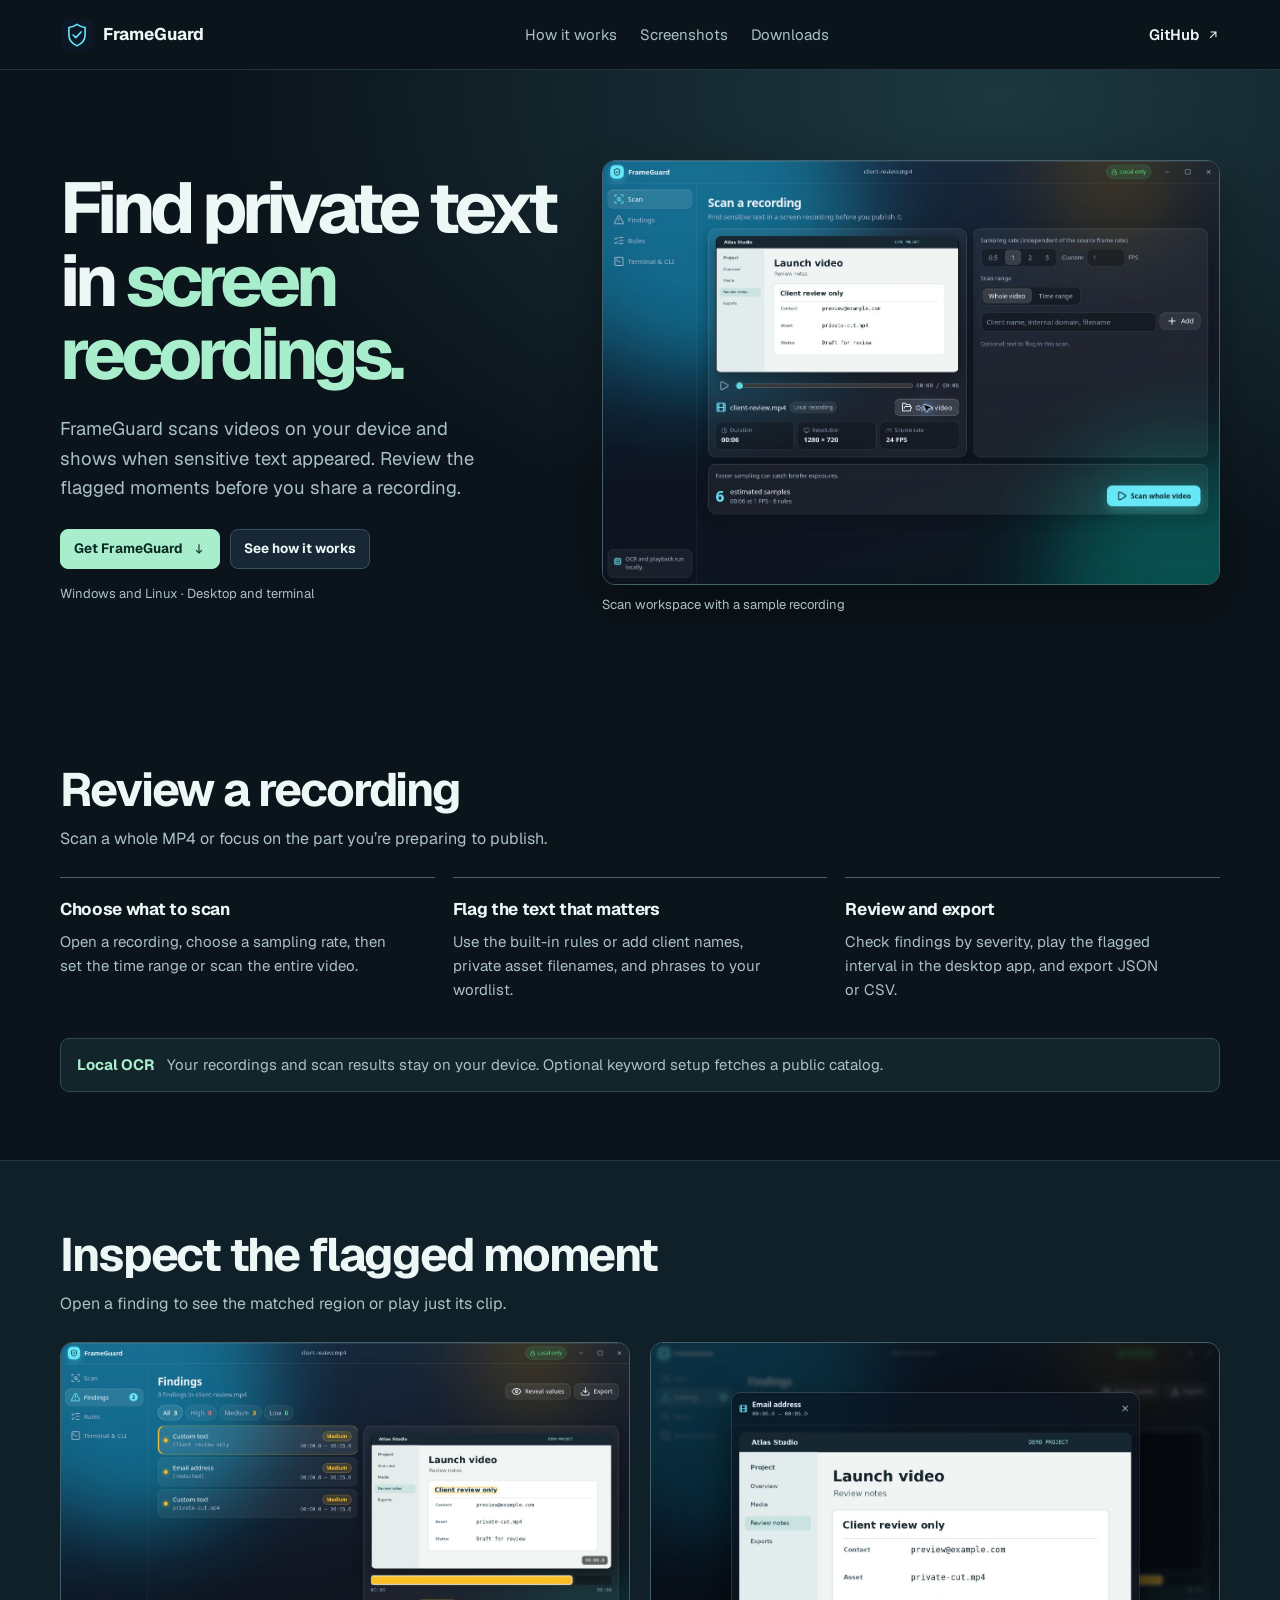
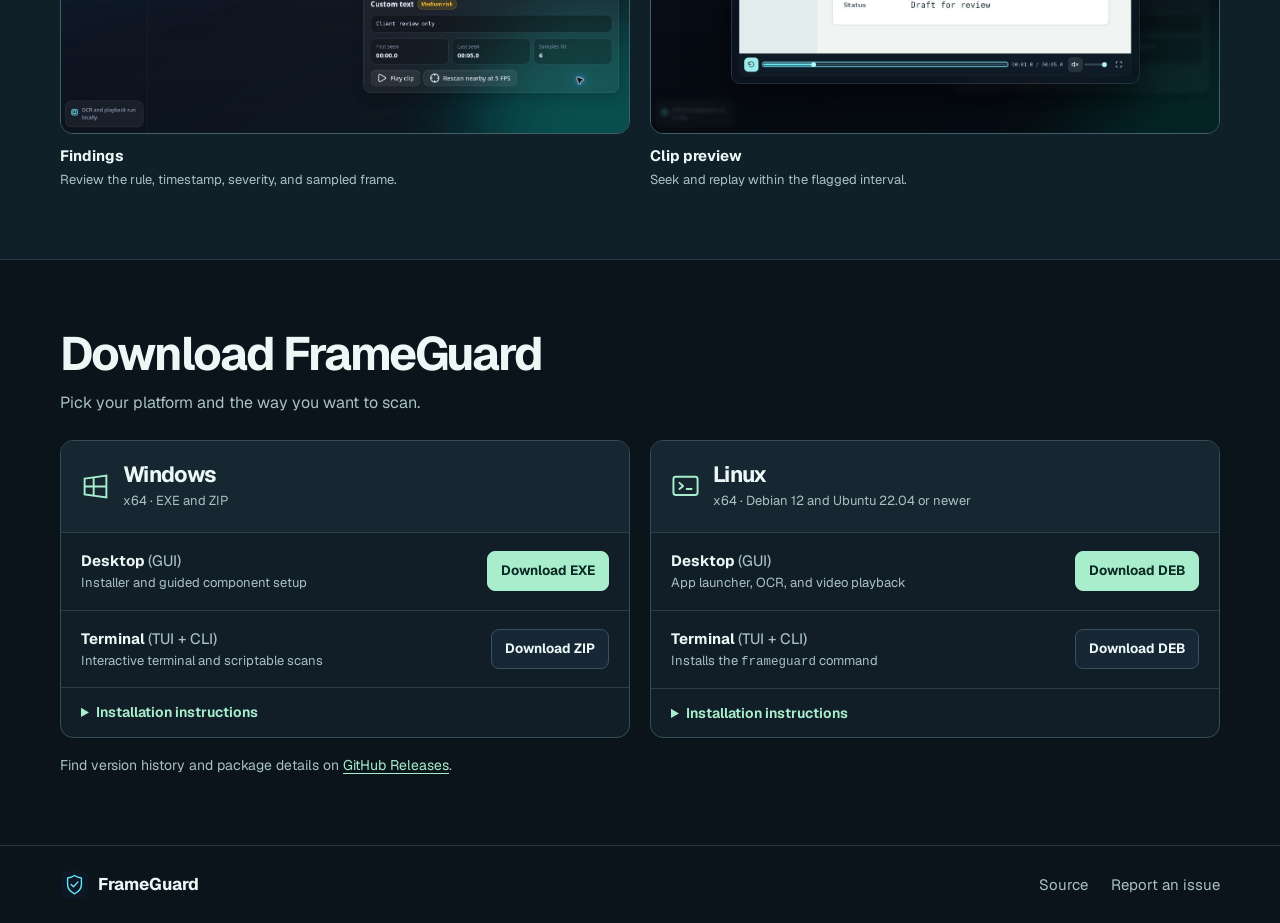
<file: index.html>
<!doctype html>
<html lang="en">
<head>
  <meta charset="utf-8">
  <meta name="viewport" content="width=device-width, initial-scale=1">
  <meta name="theme-color" content="#0b141b">
  <meta name="description" content="FrameGuard scans local screen recordings for sensitive text. Get the desktop app or terminal build for Windows and Linux.">
  <title>FrameGuard — Local video privacy scanner</title>
  <link rel="icon" href="./assets/frameguard.svg" type="image/svg+xml">
  <link rel="stylesheet" href="./styles.css">
</head>
<body>
  <a class="skip-link" href="#content">Skip to content</a>
  <header class="top">
    <div class="wrap top-bar">
      <a class="brand" href="#" aria-label="FrameGuard home">
        <img src="./assets/frameguard.svg" width="34" height="34" alt="">
        FrameGuard
      </a>
      <nav aria-label="Main navigation">
        <a href="#workflow">How it works</a>
        <a href="#screenshots">Screenshots</a>
        <a href="#downloads">Downloads</a>
      </nav>
      <a class="source-link" href="https://github.com/motionedits246-max/FrameGuard">
        GitHub <svg aria-hidden="true" viewBox="0 0 24 24" fill="none" stroke="currentColor" stroke-width="1.8"><path d="M7 17 17 7M8 7h9v9"/></svg>
      </a>
    </div>
  </header>

  <main id="content">
    <section class="hero" aria-labelledby="hero-title">
      <div class="wrap hero-grid">
        <div class="hero-copy">
          <h1 id="hero-title">Find private text in <em>screen recordings.</em></h1>
          <p>FrameGuard scans videos on your device and shows when sensitive text appeared. Review the flagged moments before you share a recording.</p>
          <div class="hero-actions">
            <a class="button button-primary" href="#downloads">Get FrameGuard <svg aria-hidden="true" viewBox="0 0 24 24" fill="none" stroke="currentColor" stroke-width="1.8"><path d="M12 4v15m-5-5 5 5 5-5"/></svg></a>
            <a class="button button-quiet" href="#workflow">See how it works</a>
          </div>
          <p class="platform-note">Windows and Linux · Desktop and terminal</p>
        </div>
        <figure class="hero-shot">
          <a href="./assets/scan.jpg" aria-label="Open full-size scan workspace screenshot">
            <img src="./assets/scan.jpg" width="1363" height="936" fetchpriority="high"
              alt="FrameGuard scan workspace with a sample MP4 open and the sampling rate, range, and estimated frames visible">
          </a>
          <figcaption>Scan workspace with a sample recording</figcaption>
        </figure>
      </div>
    </section>

    <section class="wrap section" id="workflow" aria-labelledby="workflow-title">
      <div class="section-intro">
        <h2 id="workflow-title">Review a recording</h2>
        <p>Scan a whole MP4 or focus on the part you’re preparing to publish.</p>
      </div>
      <ol class="steps">
        <li>
          <h3>Choose what to scan</h3>
          <p>Open a recording, choose a sampling rate, then set the time range or scan the entire video.</p>
        </li>
        <li>
          <h3>Flag the text that matters</h3>
          <p>Use the built-in rules or add client names, private asset filenames, and phrases to your wordlist.</p>
        </li>
        <li>
          <h3>Review and export</h3>
          <p>Check findings by severity, play the flagged interval in the desktop app, and export JSON or CSV.</p>
        </li>
      </ol>
      <div class="privacy-note"><strong>Local OCR</strong><p>Your recordings and scan results stay on your device. Optional keyword setup fetches a public catalog.</p></div>
    </section>

    <section class="section gallery-band" id="screenshots" aria-labelledby="screenshots-title">
      <div class="wrap">
        <div class="section-intro">
          <h2 id="screenshots-title">Inspect the flagged moment</h2>
          <p>Open a finding to see the matched region or play just its clip.</p>
        </div>
        <div class="gallery">
          <figure>
            <a href="./assets/findings.jpg" aria-label="Open full-size findings screenshot">
              <img src="./assets/findings.jpg" width="1363" height="936" loading="lazy"
                alt="FrameGuard findings list with severities, timestamps, and a sampled frame of the recording">
            </a>
            <figcaption><strong>Findings</strong><span>Review the rule, timestamp, severity, and sampled frame.</span></figcaption>
          </figure>
          <figure>
            <a href="./assets/clip.jpg" aria-label="Open full-size custom clip player screenshot">
              <img src="./assets/clip.jpg" width="1363" height="936" loading="lazy"
                alt="FrameGuard finding popup with a seek bar, playback, volume, and fullscreen controls for a five-second clip">
            </a>
            <figcaption><strong>Clip preview</strong><span>Seek and replay within the flagged interval.</span></figcaption>
          </figure>
        </div>
      </div>
    </section>

    <section class="wrap section" id="downloads" aria-labelledby="downloads-title">
      <div class="section-intro">
        <h2 id="downloads-title">Download FrameGuard</h2>
        <p>Pick your platform and the way you want to scan.</p>
      </div>
      <div class="install-grid">
        <article class="platform-card" aria-labelledby="windows-title">
          <div class="platform-heading">
            <svg aria-hidden="true" viewBox="0 0 24 24" fill="none" stroke="currentColor" stroke-width="1.6"><path d="M3 5.5 21 3v18L3 18.5zM3 12h18M10.5 4.5v15"/></svg>
            <div><h3 id="windows-title">Windows</h3><p>x64 · EXE and ZIP</p></div>
          </div>
          <div class="download-row">
            <div><strong>Desktop <span>(GUI)</span></strong><p>Installer and guided component setup</p></div>
            <a class="button button-primary" href="https://github.com/motionedits246-max/FrameGuard/releases/latest/download/FrameGuard_Windows_x64_Setup.exe" aria-label="Download the Windows desktop EXE">Download EXE</a>
          </div>
          <div class="download-row">
            <div><strong>Terminal <span>(TUI + CLI)</span></strong><p>Interactive terminal and scriptable scans</p></div>
            <a class="button button-quiet" href="https://github.com/motionedits246-max/FrameGuard/releases/latest/download/FrameGuard_Windows_x64_Terminal.zip" aria-label="Download the Windows terminal ZIP">Download ZIP</a>
          </div>
          <details>
            <summary>Installation instructions</summary>
            <p>Run the EXE and follow the on-screen scanner setup. For the terminal build, extract the ZIP and run the following command from its folder.</p>
            <pre><code>.\frameguard.exe tui</code></pre>
            <p>The terminal build uses the desktop scanner components or FFmpeg, ffprobe, and Tesseract with English data on PATH.</p>
          </details>
        </article>

        <article class="platform-card" aria-labelledby="linux-title">
          <div class="platform-heading">
            <svg aria-hidden="true" viewBox="0 0 24 24" fill="none" stroke="currentColor" stroke-linecap="round" stroke-linejoin="round" stroke-width="1.6"><rect x="2" y="4" width="20" height="15" rx="2"/><path d="m7 9 3 2.5L7 14m6 0h4"/></svg>
            <div><h3 id="linux-title">Linux</h3><p>x64 · Debian 12 and Ubuntu 22.04 or newer</p></div>
          </div>
          <div class="download-row">
            <div><strong>Desktop <span>(GUI)</span></strong><p>App launcher, OCR, and video playback</p></div>
            <a class="button button-primary" href="https://github.com/motionedits246-max/FrameGuard/releases/latest/download/FrameGuard_Linux_x64_Desktop.deb" aria-label="Download the Linux desktop DEB">Download DEB</a>
          </div>
          <div class="download-row">
            <div><strong>Terminal <span>(TUI + CLI)</span></strong><p>Installs the <code>frameguard</code> command</p></div>
            <a class="button button-quiet" href="https://github.com/motionedits246-max/FrameGuard/releases/latest/download/FrameGuard_Linux_x64_Terminal.deb" aria-label="Download the Linux terminal DEB">Download DEB</a>
          </div>
          <details>
            <summary>Installation instructions</summary>
            <p>From your download folder, install the package you chose. APT resolves the scanner dependencies.</p>
            <pre><code>sudo apt install ./FrameGuard_Linux_x64_Desktop.deb</code></pre>
            <pre><code>sudo apt install ./FrameGuard_Linux_x64_Terminal.deb
frameguard tui</code></pre>
          </details>
        </article>
      </div>
      <p class="download-note">Find version history and package details on <a href="https://github.com/motionedits246-max/FrameGuard/releases">GitHub Releases</a>.</p>
    </section>
  </main>

  <footer class="footer">
    <div class="wrap footer-bar">
      <a class="brand" href="#" aria-label="FrameGuard home"><img src="./assets/frameguard.svg" width="29" height="29" alt="">FrameGuard</a>
      <nav aria-label="Project links"><a href="https://github.com/motionedits246-max/FrameGuard">Source</a><a href="https://github.com/motionedits246-max/FrameGuard/issues">Report an issue</a></nav>
    </div>
  </footer>
</body>
</html>
</file>
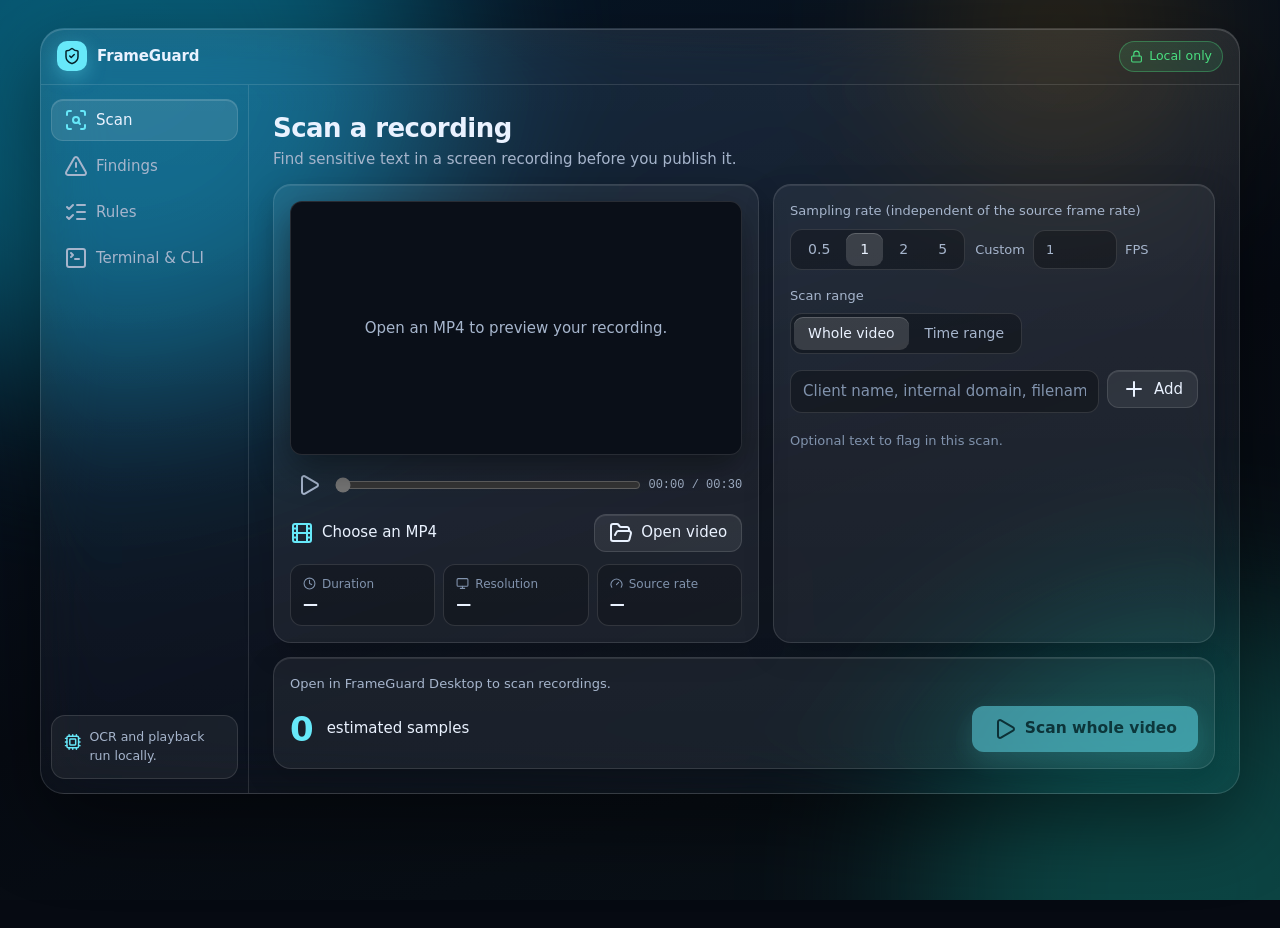
<file: desktop/ui/index.html>
<!doctype html>
<html lang="en">
<head>
  <meta charset="utf-8">
  <meta name="viewport" content="width=device-width, initial-scale=1">
  <meta name="color-scheme" content="dark">
  <meta name="theme-color" content="#060a12">
  <title>FrameGuard - video privacy scanner</title>
  <meta name="description" content="FrameGuard scans screen recordings locally for sensitive text before you publish.">
  <link rel="stylesheet" href="./styles.css">
</head>
<body>
  <div class="backdrop" aria-hidden="true">
    <span class="orb orb-a"></span><span class="orb orb-b"></span><span class="orb orb-c"></span>
  </div>

  <div class="app is-setup">
    <header class="titlebar" data-tauri-drag-region>
      <div class="brand" data-tauri-drag-region>
        <span class="brand-mark" data-tauri-drag-region><i data-lucide="shield-check" aria-hidden="true"></i></span>
        <span data-tauri-drag-region>FrameGuard</span>
      </div>
      <div class="file-pill" id="titleFile" data-tauri-drag-region></div>
      <div class="pill" id="statusPill" role="status" hidden>
        <i data-lucide="lock" aria-hidden="true"></i><span id="statusText">Local only</span>
      </div>
      <div class="window-controls" id="windowControls" role="group" aria-label="Window controls" hidden>
        <button id="windowMinimize" type="button" title="Minimize" aria-label="Minimize"><i data-lucide="minus" aria-hidden="true"></i></button>
        <button id="windowMaximize" type="button" title="Maximize" aria-label="Maximize"><i data-lucide="square" aria-hidden="true"></i></button>
        <button id="windowClose" class="window-close" type="button" title="Close" aria-label="Close"><i data-lucide="x" aria-hidden="true"></i></button>
      </div>
    </header>

    <main class="setup-view" id="setupView" aria-labelledby="setupTitle">
      <section class="setup-card card">
        <div class="setup-mark"><i data-lucide="shield-check" aria-hidden="true"></i></div>
        <h1 id="setupTitle">Set up local scanning</h1>
        <p class="setup-intro" id="setupIntro">Checking the scanner components on this device.</p>
        <ul class="setup-components" aria-label="Required scanner components">
          <li>
            <i data-lucide="film" aria-hidden="true"></i>
            <div><strong>FFmpeg and ffprobe</strong><span>Read MP4 details and extract frames.</span></div>
          </li>
          <li>
            <i data-lucide="scan-text" aria-hidden="true"></i>
            <div><strong>Tesseract OCR</strong><span>Read text in video frames with English recognition data.</span></div>
          </li>
        </ul>
        <div class="setup-progress" id="setupProgress" hidden>
          <div class="run-head"><strong id="setupStage" aria-live="polite"></strong><span id="setupPercent" class="mono"></span></div>
          <div class="progress" id="setupBar" role="progressbar" aria-label="Scanner setup progress" aria-valuemin="0" aria-valuemax="100"><span id="setupFill"></span></div>
          <p class="muted small" id="setupBytes"></p>
        </div>
        <p class="setup-error" id="setupError" role="alert" hidden></p>
        <div class="setup-actions">
          <button class="btn primary lg" id="setupButton" type="button" disabled><i data-lucide="download" aria-hidden="true"></i><span>Download &amp; install</span></button>
          <p class="small muted">Your recordings stay on this device.</p>
        </div>
      </section>
    </main>

    <main class="setup-view profile-view" id="profileView" aria-label="Personalize FrameGuard" hidden>
      <section class="setup-card profile-card card">
        <div class="profile-head">
          <div class="setup-mark"><i data-lucide="list-checks" aria-hidden="true"></i></div>
          <button class="link" id="profileSkip" type="button">Skip setup</button>
        </div>
        <p class="profile-step mono" id="profileStep"></p>
        <section class="profile-panel" data-profile-panel="role">
          <h1 id="profileRoleTitle" tabindex="-1">What do you record?</h1>
          <div class="profile-options" role="radiogroup" aria-labelledby="profileRoleTitle">
            <label class="profile-option">
              <input type="radio" name="profileRole" value="editor">
              <i data-lucide="film" aria-hidden="true"></i><span>Video editing<small>Client projects and media</small></span>
            </label>
            <label class="profile-option">
              <input type="radio" name="profileRole" value="designer">
              <i data-lucide="monitor" aria-hidden="true"></i><span>Design and content<small>Mockups and brand assets</small></span>
            </label>
            <label class="profile-option">
              <input type="radio" name="profileRole" value="educator">
              <i data-lucide="type" aria-hidden="true"></i><span>Teaching<small>Lessons and student information</small></span>
            </label>
            <label class="profile-option">
              <input type="radio" name="profileRole" value="business">
              <i data-lucide="folder-open" aria-hidden="true"></i><span>Business and client work<small>Documents, invoices and demos</small></span>
            </label>
            <label class="profile-option">
              <input type="radio" name="profileRole" value="developer">
              <i data-lucide="square-terminal" aria-hidden="true"></i><span>Development<small>Code, terminals and walkthroughs</small></span>
            </label>
            <label class="profile-option">
              <input type="radio" name="profileRole" value="other">
              <i data-lucide="plus" aria-hidden="true"></i><span>Something else<small>Choose your own keywords</small></span>
            </label>
          </div>
        </section>
        <section class="profile-panel" data-profile-panel="topics" hidden>
          <h1 id="profileTopicsTitle" tabindex="-1">What should FrameGuard watch for?</h1>
          <div class="profile-options profile-topics" role="group" aria-labelledby="profileTopicsTitle">
            <label class="profile-option">
              <input type="checkbox" name="profileTopic" value="work" checked>
              <i data-lucide="folder-open" aria-hidden="true"></i><span>Private work<small>Project names, asset filenames and unpublished labels</small></span>
            </label>
            <label class="profile-option">
              <input type="checkbox" name="profileTopic" value="personal">
              <i data-lucide="type" aria-hidden="true"></i><span>Personal details<small>Contact and identity information</small></span>
            </label>
            <label class="profile-option">
              <input type="checkbox" name="profileTopic" value="access">
              <i data-lucide="lock" aria-hidden="true"></i><span>Account access<small>Recovery codes and access links</small></span>
            </label>
          </div>
        </section>
        <section class="profile-panel" data-profile-panel="review" hidden>
          <h1 tabindex="-1">Review your keywords</h1>
          <p class="setup-intro" id="profileNote" role="status"></p>
          <div class="profile-progress" id="profileProgress" hidden>
            <div class="progress is-indeterminate" role="progressbar" aria-label="Loading keyword suggestions"><span></span></div>
          </div>
          <div id="profileResults" hidden>
            <div class="profile-terms" id="profileTerms" role="group" aria-label="Suggested keywords"></div>
            <fieldset class="profile-custom">
              <legend>Add up to three keywords</legend>
              <p class="muted small" id="profileCustomHelp">Use text that appears on screen, such as client names and asset filenames.</p>
              <input type="text" aria-label="Custom keyword 1" maxlength="90" autocomplete="off" spellcheck="false">
              <input type="text" aria-label="Custom keyword 2" maxlength="90" autocomplete="off" spellcheck="false">
              <input type="text" aria-label="Custom keyword 3" maxlength="90" autocomplete="off" spellcheck="false">
            </fieldset>
          </div>
        </section>
        <div class="profile-footer">
          <button class="btn" id="profileBack" type="button" hidden>Back</button>
          <button class="btn primary" id="profileNext" type="button" disabled>
            <span>Continue</span><i data-lucide="arrow-right" aria-hidden="true"></i>
          </button>
        </div>
      </section>
    </main>

    <nav class="tabs" id="tabs" role="tablist" aria-label="FrameGuard sections" hidden>
      <button class="tab" role="tab" id="tab-scan" data-view="scan" aria-controls="view-scan" aria-selected="true" type="button">
        <i data-lucide="scan-search" aria-hidden="true"></i><span>Scan</span>
      </button>
      <button class="tab" role="tab" id="tab-findings" data-view="findings" aria-controls="view-findings" aria-selected="false" type="button" tabindex="-1">
        <i data-lucide="triangle-alert" aria-hidden="true"></i><span>Findings</span><span class="count" id="navCount" hidden>0</span>
      </button>
      <button class="tab" role="tab" id="tab-rules" data-view="rules" aria-controls="view-rules" aria-selected="false" type="button" tabindex="-1">
        <i data-lucide="list-checks" aria-hidden="true"></i><span>Rules</span>
      </button>
      <button class="tab" role="tab" id="tab-automate" data-view="automate" aria-controls="view-automate" aria-selected="false" type="button" tabindex="-1">
        <i data-lucide="square-terminal" aria-hidden="true"></i><span>Terminal &amp; CLI</span>
      </button>
      <p class="rail-note">
        <i data-lucide="cpu" aria-hidden="true"></i>
        <span>OCR and playback run locally.</span>
      </p>
    </nav>

    <main id="dashboard" hidden>
      <!-- Scan -->
      <section class="view" id="view-scan" role="tabpanel" aria-labelledby="tab-scan">
        <div class="view-head">
          <div>
            <h1>Scan a recording</h1>
            <p>Find sensitive text in a screen recording before you publish it.</p>
          </div>
        </div>

        <div class="grid two">
          <div class="card video-card">
            <div class="frame">
              <p id="videoPlaceholder" class="frame-note">Open an MP4 to preview your recording.</p>
              <video id="videoPreview" playsinline preload="metadata" aria-label="Recording preview" hidden></video>
            </div>
            <div class="transport" aria-label="Video playback">
              <button class="icon-btn" id="playVideo" type="button" aria-label="Play video"><i data-lucide="play" aria-hidden="true"></i></button>
              <input type="range" id="videoSeek" min="0" max="30" step="0.01" value="0" aria-label="Seek video">
              <output id="videoTime" for="videoSeek" class="mono">00:00 / 00:30</output>
            </div>
            <div class="video-meta">
              <div class="file">
                <i data-lucide="film" aria-hidden="true"></i><span id="fileName"></span>
                <span class="tag" id="sourceTag" hidden>Local recording</span>
              </div>
              <button class="btn" id="openBtn" type="button"><i data-lucide="folder-open" aria-hidden="true"></i>Open video</button>
            </div>
            <dl class="stats">
              <div><dt><i data-lucide="clock" aria-hidden="true"></i>Duration</dt><dd id="statDuration"></dd></div>
              <div><dt><i data-lucide="monitor" aria-hidden="true"></i>Resolution</dt><dd id="statRes"></dd></div>
              <div><dt><i data-lucide="gauge" aria-hidden="true"></i>Source rate</dt><dd id="statFps"></dd></div>
            </dl>
          </div>

          <div class="card stack">
            <fieldset class="group">
              <legend>Sampling rate (independent of the source frame rate)</legend>
              <div class="fps-row">
                <div class="seg">
                  <label><input type="radio" name="fps" value="0.5"><span>0.5</span></label>
                  <label><input type="radio" name="fps" value="1"><span>1</span></label>
                  <label><input type="radio" name="fps" value="2"><span>2</span></label>
                  <label><input type="radio" name="fps" value="5"><span>5</span></label>
                </div>
                <label class="custom-fps">Custom
                  <input type="number" id="fpsCustom" min="0.1" max="30" step="0.1" inputmode="decimal">
                  FPS
                </label>
              </div>
            </fieldset>

            <fieldset class="group">
              <legend>Scan range</legend>
              <div class="seg">
                <label><input type="radio" name="rangeMode" value="whole"><span>Whole video</span></label>
                <label><input type="radio" name="rangeMode" value="range"><span>Time range</span></label>
              </div>
              <div class="range-fields" id="rangeFields" hidden>
                <label><span>Start <output id="rStartOut" for="rStart"></output></span>
                  <input type="range" id="rStart" min="0" step="0.01"></label>
                <label><span>End <output id="rEndOut" for="rEnd"></output></span>
                  <input type="range" id="rEnd" min="0" step="0.01"></label>
              </div>
            </fieldset>

            <div class="group">
              <form class="phrase-form" id="phraseForm">
                <label class="sr-only" for="phraseInput">Add a phrase for this scan</label>
                <input type="text" id="phraseInput" placeholder="Client name, internal domain, filename" autocomplete="off" spellcheck="false">
                <button class="btn" type="submit"><i data-lucide="plus" aria-hidden="true"></i>Add</button>
              </form>
              <ul class="chips" id="phraseList" aria-label="Phrases for this scan"></ul>
              <div class="phrase-foot">
                <span id="phraseHint"></span>
                <button class="link" id="clearPhrases" type="button">Clear all</button>
              </div>
            </div>
          </div>
        </div>

        <div class="card scanbar">
          <p class="muted small" id="scanNote">Open a recording to start scanning.</p>
          <div class="scan-row" id="scanIdle">
            <div class="estimate">
              <span class="est-num" id="estCount"></span>
              <span class="est-label">estimated samples<small id="estDetail"></small></span>
            </div>
            <button class="btn primary lg" id="startScan" type="button"><i data-lucide="play" aria-hidden="true"></i><span id="startLabel"></span></button>
          </div>
          <div class="scan-run" id="scanRun" hidden>
            <div class="run-head"><strong id="runLabel"></strong><span id="runPct">0%</span></div>
            <div class="progress" id="progress" role="progressbar" aria-label="Scan progress" aria-valuemin="0" aria-valuemax="100" aria-valuenow="0"><span id="progressFill"></span></div>
            <div class="run-foot">
              <span id="runStats"></span>
              <button class="btn danger" id="cancelScan" type="button"><i data-lucide="x" aria-hidden="true"></i>Cancel</button>
            </div>
          </div>
          <div class="summary" id="scanSummary" hidden></div>
        </div>
      </section>

      <!-- Findings -->
      <section class="view" id="view-findings" role="tabpanel" aria-labelledby="tab-findings" hidden>
        <div class="view-head">
          <div>
            <h1>Findings</h1>
            <p id="findingsSub"></p>
          </div>
          <div class="head-actions">
            <button class="btn" id="revealBtn" type="button" aria-pressed="false"></button>
            <button class="btn" id="exportBtn" type="button"><i data-lucide="download" aria-hidden="true"></i>Export</button>
          </div>
        </div>

        <div class="card empty" id="findingsEmpty">
          <i data-lucide="scan-text" aria-hidden="true"></i>
          <h2 id="emptyTitle"></h2>
          <p id="emptyText"></p>
          <button class="btn" type="button" data-goto="scan"><i data-lucide="scan-search" aria-hidden="true"></i>Go to Scan</button>
        </div>

        <div id="findingsBody" hidden>
          <div class="filters" id="filters" role="group" aria-label="Filter by risk"></div>
          <div class="grid findings-grid">
            <ul class="finding-list" id="findingList"></ul>
            <article class="card detail" id="detail" aria-label="Selected finding"></article>
          </div>
        </div>
      </section>

      <!-- Rules -->
      <section class="view" id="view-rules" role="tabpanel" aria-labelledby="tab-rules" hidden>
        <div class="view-head">
          <div>
            <h1>Wordlist</h1>
            <p id="rulesSub"></p>
          </div>
          <div class="head-actions">
            <button class="btn" id="saveWordlist" type="button"><i data-lucide="download" aria-hidden="true"></i>Export wordlist</button>
            <button class="btn primary" id="addRule" type="button"><i data-lucide="plus" aria-hidden="true"></i>Add rule</button>
          </div>
        </div>
        <ul class="rule-list" id="ruleList"></ul>
      </section>

      <!-- Terminal and CLI -->
      <section class="view" id="view-automate" role="tabpanel" aria-labelledby="tab-automate" hidden>
        <div class="view-head">
          <div>
            <h1>Terminal &amp; CLI</h1>
            <p>Use the same scan settings in PowerShell or the interactive terminal.</p>
          </div>
        </div>

        <div class="grid two">
          <div class="card stack">
            <h2><i data-lucide="keyboard" aria-hidden="true"></i>Terminal mode</h2>
            <div class="tui" aria-label="Terminal status preview">
              <div class="tui-top"><span>frameguard tui</span><span id="tuiFile"></span></div>
              <div class="tui-body">
                <div class="tui-pane">
                  <div class="tui-title" id="tuiPreviewTitle"></div>
                  <div class="frame" id="tuiFrame" role="img"></div>
                </div>
                <div class="tui-pane">
                  <div class="tui-title">Live scan status</div>
                  <pre id="tuiStatus"></pre>
                </div>
              </div>
              <div class="tui-keys">
                <span><kbd>F2</kbd> video</span>
                <span><kbd>F3</kbd> sampling rate</span>
                <span><kbd>F5</kbd> scan</span>
                <span><kbd>Esc</kbd> cancel</span>
                <span><kbd>Enter</kbd> open frame</span>
                <span><kbd>E</kbd> export</span>
                <span><kbd>Q</kbd> exit</span>
              </div>
            </div>
          </div>

          <div class="stack">
            <div class="card stack">
              <div class="row">
                  <h2><i data-lucide="terminal" aria-hidden="true"></i>CLI command example</h2>
                <div class="seg" role="radiogroup" aria-label="Output format">
                  <label><input type="radio" name="cliFormat" value="json"><span>JSON</span></label>
                  <label><input type="radio" name="cliFormat" value="csv"><span>CSV</span></label>
                </div>
              </div>
              <p class="muted small">Built from your current scan settings, for PowerShell.</p>
              <div class="cmd-wrap">
                <pre class="code-box" id="cliCmd" tabindex="0"></pre>
                <button class="icon-btn" id="copyCli" type="button" aria-label="Copy CLI command"><i data-lucide="copy" aria-hidden="true"></i></button>
              </div>
            </div>

            <div class="card stack">
              <h2><i data-lucide="hard-drive-download" aria-hidden="true"></i>Planned Windows packages</h2>
              <div class="tiles">
                <div class="tile">
                  <i data-lucide="monitor" aria-hidden="true"></i>
                  <div><strong>Desktop installer</strong><p>Tauri app for Windows with the full review interface.</p></div>
                </div>
                <div class="tile">
                  <i data-lucide="package" aria-hidden="true"></i>
                  <div><strong>CLI package</strong><p>Scriptable binary with terminal mode for batch scans and automation.</p></div>
                </div>
                <div class="tile">
                  <i data-lucide="terminal" aria-hidden="true"></i>
                  <div>
                    <strong>PowerShell installer</strong>
                    <p>Choose the desktop app, the CLI, or both.</p>
                  </div>
                </div>
              </div>
            </div>
          </div>
        </div>
      </section>
    </main>
  </div>

  <!-- Rule editor -->
  <dialog class="dialog" id="ruleDialog" aria-labelledby="ruleDialogTitle">
    <form id="ruleForm">
      <div class="dialog-head">
        <h2 id="ruleDialogTitle">Edit rule</h2>
        <button class="icon-btn" type="button" data-close aria-label="Close"><i data-lucide="x" aria-hidden="true"></i></button>
      </div>
      <div class="dialog-body">
        <div class="form-grid">
          <label class="field"><span>Name</span>
            <input type="text" id="rName" required autocomplete="off"></label>
          <fieldset class="field">
            <legend>Match type</legend>
            <div class="seg">
              <label><input type="radio" name="rType" value="plain"><span>Plain text</span></label>
              <label><input type="radio" name="rType" value="regex"><span>Regex</span></label>
            </div>
          </fieldset>
          <label class="field wide"><span>Pattern</span>
            <input type="text" id="rPattern" class="mono" required autocomplete="off" spellcheck="false" aria-describedby="rError">
            <small class="error" id="rError" role="alert"></small></label>
          <fieldset class="field">
            <legend>Risk</legend>
            <div class="seg">
              <label class="risk-low"><input type="radio" name="rRisk" value="low"><span>Low</span></label>
              <label class="risk-medium"><input type="radio" name="rRisk" value="medium"><span>Medium</span></label>
              <label class="risk-high"><input type="radio" name="rRisk" value="high"><span>High</span></label>
            </div>
          </fieldset>
          <label class="check"><input type="checkbox" id="rSecret">Mask matched value in exports</label>
        </div>
        <div class="tester">
          <label class="field"><span>Test against sample text</span>
            <textarea id="rSample" class="mono" rows="4" spellcheck="false">API_KEY=fg_demo_8f3a91c2d47e6b05a1c9
contact: dana.whitfield@acme-internal.example
ls: key_file.pem  api_keys.txt  .env
DB_PASSWORD=hunter2-demo-only</textarea></label>
          <div class="test-result">
            <strong id="rCount" aria-live="polite"></strong>
            <pre class="code-box" id="rPreview"></pre>
          </div>
        </div>
      </div>
      <div class="dialog-foot">
        <button class="btn" type="button" data-close>Cancel</button>
        <button class="btn primary" type="submit" id="rSave">Save rule</button>
      </div>
    </form>
  </dialog>

  <!-- Export -->
  <dialog class="dialog" id="exportDialog" aria-labelledby="exportTitle">
    <div class="dialog-head">
      <h2 id="exportTitle">Export findings</h2>
      <button class="icon-btn" type="button" data-close aria-label="Close"><i data-lucide="x" aria-hidden="true"></i></button>
    </div>
    <div class="dialog-body">
      <div class="export-opts">
        <div class="seg" role="radiogroup" aria-label="Export format">
          <label><input type="radio" name="exFormat" value="json"><span>JSON</span></label>
          <label><input type="radio" name="exFormat" value="csv"><span>CSV</span></label>
        </div>
        <label class="check"><input type="checkbox" id="exMask" checked>Mask suspected secret values</label>
      </div>
      <pre class="code-box" id="exPreview" tabindex="0" aria-label="Export preview"></pre>
    </div>
    <div class="dialog-foot">
      <span class="note" id="exNote"></span>
      <button class="btn" type="button" id="exCopy"><i data-lucide="copy" aria-hidden="true"></i>Copy</button>
      <button class="btn primary" type="button" id="exDownload"><i data-lucide="download" aria-hidden="true"></i>Download</button>
    </div>
  </dialog>

  <dialog class="dialog clip-dialog" id="clipDialog" aria-labelledby="clipTitle" aria-describedby="clipRange">
    <div class="dialog-head">
      <div class="clip-heading"><i data-lucide="film" aria-hidden="true"></i><div>
        <h2 id="clipTitle">Finding clip</h2>
        <p class="muted small mono" id="clipRange"></p>
      </div></div>
      <button class="icon-btn" type="button" data-close aria-label="Close clip" autofocus><i data-lucide="x" aria-hidden="true"></i></button>
    </div>
    <div class="dialog-body">
      <div class="clip-stage" id="clipStage" role="region" aria-label="Finding clip player" tabindex="0">
        <video id="clipVideo" playsinline aria-label="Flagged video clip" hidden></video>
        <p id="clipStatus" class="clip-status muted" role="status">Preparing clip</p>
        <div class="clip-controls" id="clipControls" role="group" aria-label="Clip controls" hidden>
          <button class="clip-control clip-play" id="clipPlay" type="button" title="Play" aria-label="Play">
            <span data-icon="play"><i data-lucide="play" aria-hidden="true"></i></span>
            <span data-icon="pause" hidden><i data-lucide="pause" aria-hidden="true"></i></span>
            <span data-icon="replay" hidden><i data-lucide="rotate-ccw" aria-hidden="true"></i></span>
          </button>
          <input class="clip-slider" type="range" id="clipSeek" min="0" max="1" step="any" value="0" aria-label="Seek within clip" disabled>
          <output class="clip-clock mono" id="clipClock" for="clipSeek">00:00.0 / 00:00.0</output>
          <div class="clip-volume" id="clipVolumeGroup">
            <button class="clip-control" id="clipMute" type="button" title="Mute" aria-label="Mute">
              <span data-icon="sound"><i data-lucide="volume-2" aria-hidden="true"></i></span>
              <span data-icon="mute" hidden><i data-lucide="volume-x" aria-hidden="true"></i></span>
            </button>
            <input class="clip-slider" type="range" id="clipVolume" min="0" max="1" step="0.01" value="1" aria-label="Clip volume">
          </div>
          <button class="clip-control" id="clipFullscreen" type="button" title="Fullscreen" aria-label="Fullscreen">
            <span data-icon="expand"><i data-lucide="maximize" aria-hidden="true"></i></span>
            <span data-icon="shrink" hidden><i data-lucide="minimize" aria-hidden="true"></i></span>
          </button>
        </div>
      </div>
    </div>
  </dialog>

  <div class="toasts" id="toasts" aria-live="polite"></div>

  <script src="./lucide.min.js"></script>
  <script src="./profile-setup.js"></script>
  <script src="./clip-player.js"></script>
  <script src="./app.js"></script>
</body>
</html>
</file>
<file: styles.css>
@font-face {
  font-family: Geist;
  font-style: normal;
  font-weight: 400 800;
  font-display: swap;
  src: url("./assets/geist.woff2") format("woff2");
}
:root {
  color-scheme: dark;
  --canvas: #0b141b;
  --raised: #111e27;
  --ink: #edf7f6;
  --muted: #aac1c4;
  --line: #29404a;
  --mint: #a8eecc;
  --button-text: #0b2825;
  --sans: "Geist", system-ui, -apple-system, BlinkMacSystemFont, "Segoe UI", sans-serif;
  --mono: ui-monospace, "Cascadia Mono", Consolas, monospace;
}
*, *::before, *::after { box-sizing: border-box; }
html { scroll-behavior: smooth; scroll-padding-top: 20px; }
body { margin: 0; background: var(--canvas); color: var(--ink); font: 400 15px/1.6 var(--sans); }
a { color: inherit; text-decoration: none; }
a:focus-visible, summary:focus-visible { outline: 2px solid var(--mint); outline-offset: 4px; }
img { display: block; max-width: 100%; }
p, figure, h1, h2, h3, ol { margin: 0; }
.wrap { width: min(1160px, calc(100% - 72px)); margin-inline: auto; }
.skip-link { position: fixed; inset: 8px auto auto 8px; z-index: 5; padding: 8px 12px; color: var(--button-text); background: var(--mint); transform: translateY(-140%); }
.skip-link:focus { transform: none; }
.top { border-bottom: 1px solid #22353e; }
.top-bar, .footer-bar { display: flex; justify-content: space-between; gap: 24px; align-items: center; min-height: 69px; }
.brand { display: inline-flex; align-items: center; gap: 9px; flex: none; font-size: 17px; font-weight: 720; }
.brand img { flex: none; }
.top nav, .footer nav { display: flex; gap: 23px; align-items: center; }
.top nav a, .footer nav a { color: var(--muted); }
.top nav a:hover, .footer nav a:hover { color: var(--ink); }
.source-link { display: inline-flex; align-items: center; gap: 7px; color: var(--ink); font-weight: 600; }
.source-link span { color: var(--muted); }
.hero { padding: 90px 0 80px; background: radial-gradient(ellipse at 78% 4%, #1d3840 0%, transparent 55%); }
.hero-grid { display: grid; grid-template-columns: minmax(0, .96fr) minmax(0, 1.2fr); gap: 48px; align-items: center; }
.hero h1 { font-size: clamp(2.45rem, 5.6vw, 5rem); font-weight: 720; line-height: 1.02; letter-spacing: -.07em; max-width: 10.5ch; }
.hero h1 em { color: var(--mint); font-style: normal; }
.hero-copy > p { margin-top: 24px; color: var(--muted); max-width: 37ch; font-size: clamp(1rem, 2vw, 1.15rem); }
.hero-actions { display: flex; flex-wrap: wrap; gap: 10px; margin-top: 26px; }
.button { display: inline-flex; justify-content: center; align-items: center; gap: 9px; flex: none; min-height: 40px; padding: 8px 13px; border: 1px solid transparent; border-radius: 8px; font-size: 13.5px; font-weight: 680; transition: background .15s, border-color .15s; }
.button-primary { color: var(--button-text); background: var(--mint); border-color: var(--mint); }
.button-primary:hover { background: #c9f7e0; border-color: #c9f7e0; }
.button-quiet { color: var(--ink); background: #172735; border-color: #38515d; }
.button-quiet:hover { background: #233a46; border-color: #597682; }
.hero-copy .platform-note { margin-top: 15px; font-size: 13px; color: var(--muted); }
.hero-shot a, .gallery figure a { display: block; border: 1px solid #43606a; border-radius: 13px; overflow: hidden; background: #0b141d; }
.hero-shot a { box-shadow: 0 20px 45px rgba(0, 0, 0, .33); }
.hero-shot img, .gallery img { width: 100%; height: auto; }
figcaption { margin-top: 10px; font-size: 13px; color: var(--muted); }
.section { padding-block: 68px; }
.section-intro h2 { font-size: clamp(1.85rem, 3.65vw, 3rem); font-weight: 700; letter-spacing: -.045em; line-height: 1.12; }
.section-intro p { margin-top: 10px; color: var(--muted); font-size: 16px; }
.steps { display: grid; grid-template-columns: repeat(3, minmax(0, 1fr)); gap: 18px; padding: 0; margin: 25px 0 0; list-style: none; }
.steps li { padding: 18px 12px 18px 0; border-top: 1px solid #46626a; }
.steps h3 { font-size: 17px; letter-spacing: -.02em; }
.steps p { margin-top: 7px; color: var(--muted); max-width: 33ch; }
.privacy-note { display: flex; align-items: baseline; gap: 13px; flex-wrap: wrap; margin-top: 18px; padding: 14px 16px; border: 1px solid #304a50; border-radius: 9px; background: #13252b; }
.privacy-note strong { color: var(--mint); white-space: nowrap; }
.privacy-note p { color: var(--muted); }
.gallery-band { border-block: 1px solid #233740; background: #102029; }
.gallery, .install-grid { display: grid; grid-template-columns: repeat(2, minmax(0, 1fr)); gap: 20px; margin-top: 25px; }
.gallery figcaption { display: flex; flex-direction: column; gap: 2px; }
.gallery figcaption strong { font-size: 15px; color: var(--ink); }
.platform-card { border: 1px solid #344d57; border-radius: 13px; background: var(--raised); overflow: hidden; }
.platform-heading { display: flex; align-items: center; gap: 13px; padding: 20px; background: #162731; }
.platform-heading svg { flex: none; width: 29px; height: 29px; color: var(--mint); }
.platform-heading h3 { font-size: 22px; line-height: 1.25; letter-spacing: -.03em; }
.platform-heading p { margin-top: 2px; font-size: 13px; color: var(--muted); }
.download-row { display: flex; align-items: center; justify-content: space-between; gap: 14px; padding: 16px 20px; border-top: 1px solid var(--line); }
.download-row strong { font-size: 15px; }
.download-row strong span { font-weight: 450; color: var(--muted); }
.download-row p { color: var(--muted); font-size: 13px; }
details { padding: 13px 20px; border-top: 1px solid var(--line); color: var(--muted); }
summary { width: fit-content; cursor: pointer; color: var(--mint); font-size: 14px; font-weight: 650; }
details p { margin-top: 11px; font-size: 14px; }
pre { margin: 9px 0 0; overflow-x: auto; border-radius: 7px; padding: 8px 11px; border: 1px solid #2a3f4b; background: #0b151d; color: var(--ink); }
code { font: 12.5px/1.55 var(--mono); }
.download-note { margin-top: 16px; color: var(--muted); font-size: 14px; }
.download-note a { color: var(--mint); text-decoration: underline; text-underline-offset: 3px; }
.footer { border-top: 1px solid #263943; }
.footer-bar { min-height: 78px; }
@media (max-width: 900px) {
  .hero { padding-block: 60px; }
  .hero-grid { gap: 30px; }
  .wrap { width: min(1160px, calc(100% - 48px)); }
  .download-row, .platform-heading, details { padding-inline: 14px; }
}
@media (max-width: 740px) {
  .hero-grid, .gallery, .install-grid { grid-template-columns: 1fr; }
  .hero h1 { max-width: 15ch; }
  .hero-copy > p { max-width: 46ch; }
  .hero { padding-block: 44px; }
  .section { padding-block: 48px; }
  .top-bar { flex-wrap: wrap; gap: 0 12px; padding-block: 10px; }
  .top nav { order: 3; width: 100%; margin-top: 7px; gap: 16px; font-size: 14px; }
  .steps { grid-template-columns: 1fr; gap: 0; }
}
@media (max-width: 400px) {
  .wrap { width: calc(100% - 32px); }
  .download-row { flex-wrap: wrap; }
  .download-row .button { width: 100%; }
  .footer-bar { flex-wrap: wrap; padding-block: 12px; gap: 9px; }
}
@media (prefers-reduced-motion: reduce) {
  html { scroll-behavior: auto; }
  *, *::before, *::after { transition: none !important; }
}
.source-link svg, .hero-actions svg { flex: none; width: 14px; height: 14px; }
</file>
<file: desktop/ui/styles.css>
:root {
  --bg: #060a12;
  --ink: #eaf2ff;
  --muted: #a6b5cc;
  --faint: #8193ad;
  --stroke: rgba(255, 255, 255, 0.12);
  --stroke-strong: rgba(255, 255, 255, 0.24);
  --fill: rgba(255, 255, 255, 0.055);
  --fill-strong: rgba(255, 255, 255, 0.1);
  --accent: #67e8f9;
  --accent-ink: #04222a;
  --low: #4ade80;
  --med: #fbbf24;
  --high: #fb7185;
  --radius: 18px;
  --sans: "Geist", system-ui, -apple-system, "Segoe UI", sans-serif;
  --mono: "Geist Mono", ui-monospace, "Cascadia Code", Consolas, monospace;
}

* { box-sizing: border-box; }
[hidden] { display: none !important; }
html { color-scheme: dark; }

body {
  margin: 0;
  min-height: 100vh;
  font-family: var(--sans);
  font-size: 15px;
  line-height: 1.5;
  color: var(--ink);
  background: var(--bg);
  -webkit-font-smoothing: antialiased;
}

h1, h2, h3, p, dl, dd, ul { margin: 0; padding: 0; }
ul { list-style: none; }
fieldset { border: 0; margin: 0; padding: 0; min-width: 0; }
legend { padding: 0; }
button, input, select, textarea { font: inherit; color: inherit; }
code, pre, kbd, .mono { font-family: var(--mono); }
:focus-visible { outline: 2px solid var(--accent); outline-offset: 2px; }

.sr-only {
  position: absolute; width: 1px; height: 1px; padding: 0; margin: -1px;
  overflow: hidden; clip: rect(0, 0, 0, 0); white-space: nowrap; border: 0;
}

/* Backdrop */
.backdrop {
  position: fixed; inset: 0; z-index: -1; overflow: hidden;
  background: linear-gradient(160deg, #08182a 0%, #060a12 55%, #0a1218 100%);
}
.orb { position: absolute; border-radius: 50%; filter: blur(90px); }
.orb-a { width: 48vmax; height: 48vmax; left: -14vmax; top: -18vmax; background: #0891b2; opacity: 0.55; animation: drift 26s ease-in-out infinite alternate; }
.orb-b { width: 42vmax; height: 42vmax; right: -14vmax; bottom: -20vmax; background: #0f766e; opacity: 0.5; animation: drift 32s ease-in-out infinite alternate-reverse; }
.orb-c { width: 22vmax; height: 22vmax; right: 6vmax; top: -9vmax; background: #f59e0b; opacity: 0.16; }
@keyframes drift { to { transform: translate(6vmax, 4vmax) scale(1.08); } }

/* Shell */
.app {
  max-width: 1200px;
  min-height: 640px;
  margin: clamp(8px, 2.4vw, 28px) auto;
  width: calc(100% - clamp(16px, 4.8vw, 56px));
  display: grid;
  grid-template-columns: minmax(0, 1fr);
  grid-template-rows: auto auto 1fr;
  border-radius: 24px;
  border: 1px solid var(--stroke);
  background: linear-gradient(180deg, rgba(255, 255, 255, 0.085), rgba(255, 255, 255, 0.03));
  -webkit-backdrop-filter: blur(30px) saturate(150%);
  backdrop-filter: blur(30px) saturate(150%);
  box-shadow: 0 30px 80px rgba(0, 0, 0, 0.45), inset 0 1px 0 rgba(255, 255, 255, 0.16);
  overflow: hidden;
}

.titlebar {
  display: flex; align-items: center; gap: 12px;
  padding: 12px 16px;
  border-bottom: 1px solid var(--stroke);
}
.brand { display: flex; align-items: center; gap: 10px; font-weight: 600; letter-spacing: -0.01em; }
.brand-mark {
  display: grid; place-items: center; width: 30px; height: 30px; border-radius: 10px;
  color: var(--accent-ink); background: var(--accent);
  box-shadow: 0 6px 18px rgba(103, 232, 249, 0.35);
}
.brand-mark svg { width: 18px; height: 18px; }
.file-pill {
  flex: 1; min-width: 0; text-align: center; color: var(--muted); font-size: 13px;
  white-space: nowrap; overflow: hidden; text-overflow: ellipsis;
}
.pill {
  display: inline-flex; align-items: center; gap: 6px; margin-left: auto;
  padding: 5px 10px; border-radius: 99px; font-size: 12.5px; font-weight: 500; white-space: nowrap;
  color: var(--low); border: 1px solid color-mix(in srgb, var(--low) 35%, transparent);
  background: color-mix(in srgb, var(--low) 12%, transparent);
}
.pill.is-busy { color: var(--accent); border-color: color-mix(in srgb, var(--accent) 40%, transparent); background: color-mix(in srgb, var(--accent) 12%, transparent); }
.pill svg { width: 13px; height: 13px; }

.desktop body { overflow: hidden; }
.desktop .app {
  width: 100%; max-width: none; height: 100vh; min-height: 0; margin: 0; border: 0;
  border-radius: 0; grid-template-rows: auto auto minmax(0, 1fr);
}
.desktop .titlebar { padding: 0 0 0 16px; user-select: none; }
.desktop .titlebar [data-tauri-drag-region] svg { pointer-events: none; }
.desktop main { min-height: 0; overflow: auto; }
.window-controls { display: flex; flex-shrink: 0; margin-left: auto; align-self: stretch; }
.window-controls button {
  display: grid; place-items: center; width: 46px; min-height: 48px; padding: 0;
  border: 0; border-radius: 0; background: transparent; color: var(--muted); cursor: pointer;
  transition: background 0.15s, color 0.15s;
}
.window-controls button:hover { background: var(--fill-strong); color: var(--ink); }
.window-controls .window-close:hover { background: #c52b42; color: white; }
.window-controls button:focus-visible { outline-offset: -3px; }
.window-controls svg { width: 14px; height: 14px; }

.app.is-setup { grid-template-columns: minmax(0, 1fr); grid-template-rows: auto minmax(0, 1fr); }
.setup-view { display: flex; padding: clamp(24px, 5vw, 60px) 20px; }
.setup-view .setup-card {
  width: min(100%, 580px); margin: auto; padding: clamp(22px, 4vw, 36px);
  background: linear-gradient(150deg, rgba(103, 232, 249, 0.09), rgba(255, 255, 255, 0.045) 55%);
}
.setup-mark {
  display: grid; place-items: center; width: 48px; height: 48px; margin-bottom: 18px;
  border: 1px solid rgba(103, 232, 249, 0.27); border-radius: 15px; color: var(--accent);
  background: rgba(103, 232, 249, 0.12);
}
.setup-mark svg { width: 25px; height: 25px; }
.setup-card h1 { font-size: clamp(24px, 3.8vw, 32px); line-height: 1.2; letter-spacing: -0.035em; }
.setup-intro { color: var(--muted); margin-top: 8px; }
.setup-components { display: grid; gap: 8px; margin: 22px 0; }
.setup-components li {
  display: flex; align-items: center; gap: 12px; padding: 12px 14px;
  background: rgba(4, 12, 20, 0.3); border: 1px solid var(--stroke); border-radius: 12px;
}
.setup-components li > svg { width: 19px; height: 19px; color: var(--accent); }
.setup-components strong, .setup-components span { display: block; }
.setup-components span { font-size: 13px; color: var(--muted); }
.setup-actions { display: flex; flex-wrap: wrap; align-items: center; gap: 12px 16px; }
.setup-progress { display: grid; gap: 7px; margin-bottom: 16px; }
.setup-error {
  margin-bottom: 16px; padding: 10px 12px; color: #ffc1cb; overflow-wrap: anywhere;
  background: rgba(251, 113, 133, 0.1); border: 1px solid rgba(251, 113, 133, 0.24); border-radius: 10px;
}
.setup-progress .is-indeterminate span { width: 32%; animation: setup-slide 1.3s ease-in-out infinite alternate; }
@keyframes setup-slide { from { transform: translateX(0); } to { transform: translateX(210%); } }

.setup-view .profile-card { width: min(100%, 704px); }
.profile-head { display: flex; justify-content: space-between; align-items: flex-start; gap: 14px; }
.profile-head .link { padding: 6px 2px; }
.profile-step { margin-bottom: 6px; color: var(--accent); font-size: 12px; }
.profile-panel { animation: rise 0.22s ease-out; }
.profile-panel h1:focus { outline: none; }
.profile-options { display: grid; grid-template-columns: repeat(2, minmax(0, 1fr)); gap: 8px; margin: 20px 0 0; }
.profile-topics { grid-template-columns: minmax(0, 1fr); }
.profile-option {
  position: relative; display: flex; align-items: center; gap: 11px; padding: 12px 13px; cursor: pointer;
  background: rgba(4, 12, 20, 0.32); border: 1px solid var(--stroke); border-radius: 12px;
  font-weight: 500; transition: background 0.15s, border-color 0.15s;
}
.profile-option input { position: absolute; width: 1px; height: 1px; opacity: 0; }
.profile-option > svg { flex: none; width: 19px; height: 19px; color: var(--muted); }
.profile-option small { display: block; color: var(--muted); font-size: 12.5px; font-weight: 400; }
.profile-option:hover { background: var(--fill); border-color: var(--stroke-strong); }
.profile-option:has(input:checked) { background: rgba(103, 232, 249, 0.1); border-color: rgba(103, 232, 249, 0.55); }
.profile-option:has(input:checked) > svg { color: var(--accent); }
.profile-option:has(input:focus-visible) { outline: 2px solid var(--accent); outline-offset: 2px; }
.profile-progress { margin: 18px 0 4px; }
.profile-progress .is-indeterminate span { width: 32%; animation: setup-slide 1.3s ease-in-out infinite alternate; }
.profile-terms { display: grid; grid-template-columns: repeat(2, minmax(0, 1fr)); gap: 7px; margin-top: 14px; }
.profile-term { padding: 7px 10px; border: 1px solid var(--stroke); border-radius: 10px; overflow-wrap: anywhere; }
.profile-custom { display: grid; gap: 7px; margin-top: 18px; }
.profile-custom legend { font-weight: 600; }
.profile-custom input { width: 100%; }
.profile-footer { display: flex; align-items: center; gap: 8px; margin-top: 20px; }
#profileNext { margin-inline-start: auto; }

.tabs {
  display: flex; gap: 4px; padding: 8px 12px; overflow-x: auto;
  border-bottom: 1px solid var(--stroke);
}
.tab {
  display: inline-flex; align-items: center; gap: 8px; flex: none;
  padding: 8px 12px; border-radius: 12px; border: 1px solid transparent;
  background: none; color: var(--muted); font-weight: 500; cursor: pointer;
  transition: background 0.15s, color 0.15s;
}
.tab:hover { color: var(--ink); background: var(--fill); }
.tab[aria-selected="true"] {
  color: var(--ink); background: var(--fill-strong); border-color: var(--stroke);
  box-shadow: inset 0 1px 0 rgba(255, 255, 255, 0.14);
}
.tab[aria-selected="true"] svg { color: var(--accent); }
.count {
  min-width: 20px; padding: 0 6px; border-radius: 99px; font-size: 12px; line-height: 20px; text-align: center;
  color: var(--accent-ink); background: var(--accent); font-weight: 600;
}
.rail-note { display: none; }

main { padding: clamp(14px, 2.4vw, 24px); min-width: 0; }
.view { display: flex; flex-direction: column; gap: 14px; }
.view-head { display: flex; flex-wrap: wrap; align-items: flex-end; justify-content: space-between; gap: 12px; }
.view-head h1 { font-size: clamp(20px, 2.6vw, 26px); font-weight: 600; letter-spacing: -0.02em; text-wrap: balance; }
.view-head p { color: var(--muted); max-width: 62ch; text-wrap: pretty; }
.head-actions { display: flex; flex-wrap: wrap; gap: 8px; }

.grid { display: grid; gap: 14px; grid-template-columns: minmax(0, 1fr); }

@media (min-width: 900px) {
  .app { grid-template-columns: 208px minmax(0, 1fr); grid-template-rows: auto 1fr; }
  .desktop .app:not(.is-setup) { grid-template-rows: auto minmax(0, 1fr); }
  .titlebar { grid-column: 1 / -1; }
  .tabs {
    flex-direction: column; padding: 14px 10px; overflow: visible;
    border-bottom: 0; border-right: 1px solid var(--stroke);
  }
  .tab { justify-content: flex-start; }
  .tab .count { margin-left: auto; }
  .rail-note {
    display: flex; gap: 8px; margin-top: auto; padding: 12px; border-radius: 14px;
    font-size: 12.5px; color: var(--muted); background: var(--fill); border: 1px solid var(--stroke);
  }
  .rail-note svg { color: var(--accent); margin-top: 2px; }
  .grid.two { grid-template-columns: minmax(0, 1.1fr) minmax(0, 1fr); }
  .findings-grid { grid-template-columns: minmax(0, 0.9fr) minmax(0, 1.15fr); align-items: start; }
}

/* Surfaces and controls */
.card {
  padding: 16px; border-radius: var(--radius);
  background: var(--fill); border: 1px solid var(--stroke);
  box-shadow: inset 0 1px 0 rgba(255, 255, 255, 0.09), 0 10px 30px rgba(0, 0, 0, 0.18);
}
.card h2 { display: flex; align-items: center; gap: 8px; font-size: 15px; font-weight: 600; }
.card h2 svg { color: var(--accent); }
.stack { display: flex; flex-direction: column; gap: 16px; }
.muted { color: var(--muted); }
.small { font-size: 13px; }

[data-lucide] { width: 16px; height: 16px; flex: none; stroke-width: 1.75; }

.btn {
  display: inline-flex; align-items: center; justify-content: center; gap: 8px;
  height: 38px; padding: 0 14px; border-radius: 12px; white-space: nowrap;
  border: 1px solid var(--stroke); background: rgba(255, 255, 255, 0.07);
  font-weight: 500; cursor: pointer;
  box-shadow: inset 0 1px 0 rgba(255, 255, 255, 0.1);
  transition: background 0.15s, border-color 0.15s, transform 0.1s;
}
.btn:hover { background: rgba(255, 255, 255, 0.13); border-color: var(--stroke-strong); }
.btn:active { transform: translateY(1px); }
.btn:disabled { opacity: 0.5; cursor: not-allowed; transform: none; }
.btn.primary { color: var(--accent-ink); background: var(--accent); border-color: transparent; font-weight: 600; box-shadow: 0 8px 24px rgba(103, 232, 249, 0.28); }
.btn.primary:hover { background: #a5f3fc; }
.btn.danger { color: var(--high); border-color: color-mix(in srgb, var(--high) 40%, transparent); background: color-mix(in srgb, var(--high) 10%, transparent); }
.btn.lg { height: 46px; padding: 0 20px; font-size: 15.5px; }
.btn[aria-pressed="true"] { border-color: color-mix(in srgb, var(--accent) 55%, transparent); color: var(--accent); }

.icon-btn {
  display: grid; place-items: center; width: 34px; height: 34px; border-radius: 10px;
  border: 1px solid transparent; background: none; color: var(--muted); cursor: pointer;
}
.icon-btn:hover { color: var(--ink); background: var(--fill-strong); border-color: var(--stroke); }
.icon-btn.is-danger:hover { color: var(--high); }

.link { display: inline-flex; align-items: center; gap: 6px; padding: 2px 4px; border: 0; border-radius: 6px; background: none; color: var(--accent); font-weight: 500; cursor: pointer; }
.link:hover { text-decoration: underline; }

.tag {
  display: inline-flex; align-items: center; gap: 5px; padding: 2px 8px; border-radius: 99px;
  font-size: 12px; font-weight: 500; color: var(--muted); white-space: nowrap;
  background: rgba(255, 255, 255, 0.07); border: 1px solid var(--stroke);
}
.tag svg { width: 12px; height: 12px; }

.risk-high { --r: var(--high); }
.risk-medium { --r: var(--med); }
.risk-low { --r: var(--low); }
.badge {
  display: inline-flex; align-items: center; padding: 2px 9px; border-radius: 99px;
  font-size: 12px; font-weight: 600; color: var(--r);
  background: color-mix(in srgb, var(--r) 14%, transparent);
  border: 1px solid color-mix(in srgb, var(--r) 38%, transparent);
}

.seg {
  display: inline-flex; flex-wrap: wrap; gap: 2px; padding: 3px; border-radius: 12px;
  background: rgba(0, 0, 0, 0.28); border: 1px solid var(--stroke);
}
.seg label { position: relative; cursor: pointer; }
.seg input { position: absolute; inset: 0; width: 100%; height: 100%; margin: 0; opacity: 0; cursor: pointer; }
.seg span { display: block; padding: 6px 14px; border-radius: 9px; font-size: 14px; font-weight: 500; color: var(--muted); }
.seg input:checked + span { color: var(--ink); background: rgba(255, 255, 255, 0.15); box-shadow: inset 0 1px 0 rgba(255, 255, 255, 0.18); }
.seg label[class*="risk-"] input:checked + span { color: var(--r); background: color-mix(in srgb, var(--r) 16%, transparent); }
.seg input:focus-visible + span { outline: 2px solid var(--accent); outline-offset: 1px; }

.group > legend, .field > span, .field > legend {
  display: block; margin-bottom: 8px; font-size: 13px; font-weight: 500; color: var(--muted);
}
.field { display: block; min-width: 0; }
input[type="text"], input[type="number"], textarea {
  width: 100%; padding: 9px 12px; border-radius: 12px;
  border: 1px solid var(--stroke); background: rgba(0, 0, 0, 0.28);
}
input[type="text"]::placeholder { color: var(--faint); }
input[type="text"]:hover, input[type="number"]:hover, textarea:hover { border-color: var(--stroke-strong); }
input[aria-invalid="true"] { border-color: var(--high); }
textarea { resize: vertical; font-size: 13px; line-height: 1.6; }
input[type="range"] { width: 100%; accent-color: var(--accent); }
.check { display: inline-flex; align-items: center; gap: 8px; font-size: 14px; cursor: pointer; }
.check input { width: 16px; height: 16px; accent-color: var(--accent); }

.stats { display: grid; grid-template-columns: repeat(auto-fit, minmax(110px, 1fr)); gap: 8px; }
.stats div { padding: 10px 12px; border-radius: 12px; background: rgba(0, 0, 0, 0.22); border: 1px solid var(--stroke); min-width: 0; }
.stats dt { display: flex; align-items: center; gap: 6px; font-size: 12px; color: var(--faint); }
.stats dt svg { width: 13px; height: 13px; }
.stats dd { font-weight: 600; font-variant-numeric: tabular-nums; overflow-wrap: anywhere; }

/* Video and sampled frames */
.frame {
  position: relative; container-type: inline-size; aspect-ratio: 16 / 9; overflow: hidden;
  border-radius: 12px; border: 1px solid var(--stroke); background: #0a0f18;
  box-shadow: 0 14px 34px rgba(0, 0, 0, 0.4);
}
.frame :is(video, img, canvas) { display: block; width: 100%; height: 100%; object-fit: contain; }
.capture-hit {
  position: absolute; border: 1px solid var(--r); border-radius: 2px;
  box-shadow: 0 0 8px color-mix(in srgb, var(--r) 40%, transparent);
}
.capture-hit.masked { background: #111722; }
.frame-note { display: grid; place-items: center; height: 100%; padding: 12px; text-align: center; color: var(--muted); }
.frame-time {
  position: absolute; right: 1.6cqw; bottom: 1.6cqw; padding: 0.25em 0.6em; border-radius: 6px;
  font: 500 clamp(10px, 1.9cqw, 13px) var(--mono); background: rgba(0, 0, 0, 0.6); border: 1px solid var(--stroke);
}

/* Scan */
.video-card { display: flex; flex-direction: column; gap: 12px; }
.transport { display: grid; grid-template-columns: auto minmax(0, 1fr) auto; align-items: center; gap: 9px; }
.transport input { width: 100%; padding: 0; accent-color: var(--accent); }
.transport output { white-space: nowrap; color: var(--muted); font-size: 12px; }
.video-meta { display: flex; flex-wrap: wrap; align-items: center; justify-content: space-between; gap: 10px; }
.file { display: flex; align-items: center; gap: 8px; min-width: 0; font-weight: 500; }
.file span:first-of-type { overflow: hidden; text-overflow: ellipsis; white-space: nowrap; }
.file svg { color: var(--accent); }
.fps-row { display: flex; flex-wrap: wrap; align-items: center; gap: 10px; }
.custom-fps { display: inline-flex; align-items: center; gap: 8px; font-size: 13px; color: var(--muted); }
.custom-fps input { width: 84px; }
.range-fields { display: grid; grid-template-columns: repeat(auto-fit, minmax(150px, 1fr)); gap: 12px; margin-top: 12px; }
.range-fields label > span { display: flex; justify-content: space-between; font-size: 13px; color: var(--muted); }
.range-fields output { color: var(--ink); font-family: var(--mono); }
.phrase-form { display: flex; gap: 8px; }
.phrase-form input { flex: 1; min-width: 0; }
.chips { display: flex; flex-wrap: wrap; gap: 6px; margin-top: 10px; }
.chip {
  display: inline-flex; align-items: center; gap: 4px; max-width: 100%; padding: 3px 4px 3px 10px; border-radius: 99px;
  font-size: 13px; background: color-mix(in srgb, var(--accent) 12%, transparent);
  border: 1px solid color-mix(in srgb, var(--accent) 35%, transparent);
}
.chip span { overflow: hidden; text-overflow: ellipsis; white-space: nowrap; }
.chip button { display: grid; place-items: center; width: 22px; height: 22px; padding: 0; border: 0; border-radius: 50%; background: none; color: var(--muted); cursor: pointer; }
.chip button:hover { color: var(--ink); background: rgba(255, 255, 255, 0.14); }
.chip button svg { width: 13px; height: 13px; }
.phrase-foot { display: flex; align-items: center; justify-content: space-between; gap: 8px; margin-top: 8px; font-size: 13px; color: var(--faint); }

.scanbar { display: flex; flex-direction: column; gap: 12px; }
.scan-row { display: flex; flex-wrap: wrap; align-items: center; justify-content: space-between; gap: 14px; }
.estimate { display: flex; align-items: center; gap: 14px; }
.est-num { font-size: 34px; font-weight: 600; letter-spacing: -0.03em; line-height: 1; font-variant-numeric: tabular-nums; color: var(--accent); }
.est-label { display: flex; flex-direction: column; font-weight: 500; }
.est-label small { font-size: 13px; font-weight: 400; color: var(--muted); }
.scan-run { display: flex; flex-direction: column; gap: 10px; }
.run-head, .run-foot { display: flex; flex-wrap: wrap; align-items: center; justify-content: space-between; gap: 10px; }
.run-head span, .run-foot span { font-variant-numeric: tabular-nums; color: var(--muted); }
.progress { height: 10px; border-radius: 99px; overflow: hidden; background: rgba(0, 0, 0, 0.35); border: 1px solid var(--stroke); }
.progress span { display: block; height: 100%; width: 0; border-radius: 99px; background: linear-gradient(90deg, #22d3ee, #a5f3fc); box-shadow: 0 0 16px rgba(103, 232, 249, 0.6); transition: width 0.08s linear; }
.summary { display: flex; flex-wrap: wrap; align-items: center; gap: 10px; padding-top: 12px; border-top: 1px solid var(--stroke); color: var(--muted); }
.summary > svg { color: var(--accent); }
.summary .text { flex: 1 1 260px; }
.summary strong { color: var(--ink); font-weight: 600; }

/* Findings */
.empty { display: flex; flex-direction: column; align-items: center; gap: 10px; padding: 40px 20px; text-align: center; color: var(--muted); }
.empty > svg { width: 30px; height: 30px; color: var(--accent); }
.empty h2 { color: var(--ink); }
.filters { display: flex; flex-wrap: wrap; gap: 6px; margin-bottom: 14px; }
.filter {
  display: inline-flex; align-items: center; gap: 8px; padding: 6px 12px; border-radius: 99px;
  border: 1px solid var(--stroke); background: var(--fill); color: var(--muted); font-weight: 500; cursor: pointer;
}
.filter b { font-weight: 600; color: var(--r, var(--ink)); font-variant-numeric: tabular-nums; }
.filter:hover { border-color: var(--stroke-strong); color: var(--ink); }
.filter[aria-pressed="true"] { color: var(--ink); background: var(--fill-strong); border-color: color-mix(in srgb, var(--r, var(--accent)) 60%, transparent); }
.finding-list { display: flex; flex-direction: column; gap: 8px; }
.finding {
  display: grid; grid-template-columns: auto minmax(0, 1fr) auto; align-items: center; gap: 12px; width: 100%;
  padding: 12px 14px; border-radius: 14px; text-align: left; cursor: pointer;
  background: var(--fill); border: 1px solid var(--stroke);
  transition: background 0.15s, border-color 0.15s;
}
.finding:hover { background: var(--fill-strong); }
.finding[aria-current="true"] { background: var(--fill-strong); border-color: color-mix(in srgb, var(--r) 60%, transparent); box-shadow: inset 3px 0 0 var(--r); }
.risk-dot { width: 9px; height: 9px; border-radius: 50%; background: var(--r); box-shadow: 0 0 10px var(--r); }
.f-main { display: flex; flex-direction: column; min-width: 0; }
.f-name { font-weight: 500; overflow: hidden; text-overflow: ellipsis; white-space: nowrap; }
.f-text { font-size: 12.5px; color: var(--muted); overflow: hidden; text-overflow: ellipsis; white-space: nowrap; }
.f-meta { display: flex; flex-direction: column; align-items: flex-end; gap: 4px; }
.f-time { font: 12px var(--mono); color: var(--muted); white-space: nowrap; }

.detail { display: flex; flex-direction: column; gap: 14px; }
.timeline { position: relative; height: 26px; border-radius: 8px; overflow: hidden; background: rgba(0, 0, 0, 0.3); border: 1px solid var(--stroke); }
.marker {
  position: absolute; top: 3px; bottom: 3px; min-width: 8px; padding: 0; border: 0; border-radius: 4px;
  background: var(--r); opacity: 0.55; cursor: pointer;
}
.marker:hover { opacity: 0.9; }
.marker[aria-current="true"] { opacity: 1; z-index: 1; box-shadow: 0 0 0 2px #fff, 0 0 12px var(--r); }
.timeline-scale { display: flex; justify-content: space-between; margin-top: 4px; font: 12px var(--mono); color: var(--faint); }
.detail-title { display: flex; flex-wrap: wrap; align-items: center; gap: 8px; }
.detail-title h2 { font-size: 17px; }
.match { display: block; padding: 10px 12px; border-radius: 12px; font-size: 13px; overflow-wrap: anywhere; background: rgba(0, 0, 0, 0.3); border: 1px solid var(--stroke); }
.actions { display: flex; flex-wrap: wrap; gap: 8px; }

/* Rules */
.rule-list { display: flex; flex-direction: column; gap: 8px; }
.rule { display: flex; flex-wrap: wrap; align-items: center; gap: 12px; padding: 12px 14px; }
.rule.is-off .rule-main { opacity: 0.5; }
.rule-main { flex: 1 1 220px; min-width: 0; display: flex; flex-direction: column; gap: 4px; }
.rule-name { display: flex; flex-wrap: wrap; align-items: center; gap: 8px; font-weight: 500; }
.rule-main code { font-size: 12.5px; color: var(--muted); overflow: hidden; text-overflow: ellipsis; white-space: nowrap; }
.rule-side { display: flex; align-items: center; gap: 4px; margin-left: auto; }
.risk-select {
  display: inline-flex; align-items: center; justify-content: space-between; gap: 8px;
  height: 32px; min-width: 94px; padding: 0 10px 0 12px; margin-right: 6px; border-radius: 99px;
  font-size: 13px; font-weight: 600; cursor: pointer;
  color: var(--r); border: 1px solid color-mix(in srgb, var(--r) 40%, transparent);
  background: color-mix(in srgb, var(--r) 12%, transparent); transition: background 0.15s;
}
.risk-select:hover, .risk-select[aria-expanded="true"] { background: color-mix(in srgb, var(--r) 19%, transparent); }
.risk-select svg { width: 14px; height: 14px; color: var(--muted); transition: transform 0.15s; }
.risk-select[aria-expanded="true"] svg { transform: rotate(180deg); }
.risk-options {
  position: fixed; inset: auto; margin: 0; padding: 5px; overflow: visible;
  color: var(--ink); background: #131f2d; border: 1px solid var(--stroke-strong); border-radius: 13px;
  box-shadow: 0 14px 36px rgba(0, 0, 0, 0.4); animation: rise 0.12s ease-out;
}
.risk-options:popover-open { display: grid; gap: 2px; }
.risk-options [role="option"] {
  display: grid; grid-template-columns: auto minmax(0, 1fr) auto; align-items: center; gap: 9px;
  padding: 7px 9px; border: 1px solid transparent; border-radius: 8px; color: var(--ink); background: none;
  text-align: left; font-size: 13px; cursor: pointer;
}
.risk-options [role="option"]:hover, .risk-options [role="option"]:focus-visible { background: var(--fill-strong); outline: none; border-color: var(--stroke); }
.risk-options [aria-selected="true"] { background: rgba(103, 232, 249, 0.09); }
.risk-options [role="option"] svg { width: 14px; height: 14px; color: var(--accent); visibility: hidden; }
.risk-options [aria-selected="true"] svg { visibility: visible; }
.switch { position: relative; flex: none; width: 38px; height: 22px; }
.switch input { position: absolute; inset: 0; width: 100%; height: 100%; margin: 0; opacity: 0; cursor: pointer; z-index: 1; }
.switch span { position: absolute; inset: 0; border-radius: 99px; background: rgba(255, 255, 255, 0.14); border: 1px solid var(--stroke); transition: background 0.15s; }
.switch span::after { content: ""; position: absolute; top: 2px; left: 2px; width: 16px; height: 16px; border-radius: 50%; background: #fff; transition: transform 0.15s; }
.switch input:checked + span { background: var(--accent); border-color: transparent; }
.switch input:checked + span::after { transform: translateX(16px); background: var(--accent-ink); }
.switch input:focus-visible + span { outline: 2px solid var(--accent); outline-offset: 2px; }

/* Dialogs */
.dialog {
  width: min(640px, calc(100vw - 24px)); max-height: calc(100vh - 24px); padding: 0; overflow: auto;
  color: var(--ink); border-radius: 22px; border: 1px solid var(--stroke-strong);
  background: rgba(13, 21, 33, 0.8);
  -webkit-backdrop-filter: blur(28px) saturate(150%); backdrop-filter: blur(28px) saturate(150%);
  box-shadow: 0 40px 100px rgba(0, 0, 0, 0.6), inset 0 1px 0 rgba(255, 255, 255, 0.14);
}
.dialog::backdrop { background: rgba(3, 6, 12, 0.6); -webkit-backdrop-filter: blur(4px); backdrop-filter: blur(4px); }
.dialog-head { display: flex; align-items: center; justify-content: space-between; gap: 12px; padding: 16px 18px; border-bottom: 1px solid var(--stroke); }
.dialog-head h2 { font-size: 17px; font-weight: 600; }
.dialog-body { display: flex; flex-direction: column; gap: 16px; padding: 18px; }
.dialog-foot { display: flex; flex-wrap: wrap; align-items: center; justify-content: flex-end; gap: 8px; padding: 14px 18px; border-top: 1px solid var(--stroke); }
.dialog-foot .note { margin-right: auto; font-size: 13px; color: var(--muted); }
.clip-dialog { width: min(980px, calc(100vw - 24px)); }
.clip-dialog[open] { animation: rise 0.16s ease-out; }
.clip-heading { display: flex; align-items: center; gap: 11px; min-width: 0; }
.clip-heading > svg { width: 21px; height: 21px; flex: none; color: var(--accent); }
.clip-heading h2 { overflow-wrap: anywhere; }
.clip-stage { border: 1px solid var(--stroke); border-radius: 14px; overflow: hidden; background: #050912; }
.clip-stage video { display: block; width: 100%; max-height: calc(100vh - 218px); object-fit: contain; cursor: pointer; }
.clip-status { display: grid; place-items: center; min-height: min(240px, 36vh); padding: 18px; text-align: center; }
.clip-controls {
  display: flex; align-items: center; gap: 12px; padding: 9px 12px; min-height: 54px;
  background: #101b28; border-top: 1px solid var(--stroke);
}
.clip-control {
  display: grid; place-items: center; flex: none; width: 34px; height: 34px; padding: 0; cursor: pointer;
  border-radius: 9px; border: 1px solid transparent; background: transparent; color: var(--ink);
}
.clip-control:hover { background: var(--fill-strong); border-color: var(--stroke); }
.clip-control span { display: grid; place-items: center; }
.clip-control svg { width: 17px; height: 17px; }
.clip-play { background: #9aedec; color: #08232c; border-color: #b5f3f1; }
.clip-play:hover { background: #b9f3f1; border-color: #d5fffd; }
.clip-clock { font-size: 12px; color: var(--muted); white-space: nowrap; }
.clip-volume { display: flex; align-items: center; gap: 5px; }
.clip-slider {
  appearance: none; flex: 1; min-width: 40px; height: 5px; margin: 0; border: 0; border-radius: 99px;
  background: linear-gradient(90deg, var(--accent) 0 var(--fill-pct, 0%), #354555 var(--fill-pct, 0%) 100%);
  cursor: pointer;
}
.clip-slider::-webkit-slider-thumb { appearance: none; width: 12px; height: 12px; border: 0; border-radius: 50%; background: #b7f8f7; }
.clip-slider::-moz-range-thumb { width: 12px; height: 12px; border: 0; border-radius: 50%; background: #b7f8f7; }
.clip-slider:disabled { opacity: 0.55; cursor: default; }
.clip-volume .clip-slider { flex: none; width: 54px; }
.clip-stage:fullscreen { display: flex; flex-direction: column; justify-content: center; border: 0; border-radius: 0; }
.clip-stage:fullscreen video { flex: 1; min-height: 0; max-height: none; }
.clip-dialog.clip-expanded { width: calc(100vw - 16px); max-height: calc(100vh - 16px); }
@media (max-width: 520px) {
  .clip-controls { gap: 8px; }
  .clip-volume .clip-slider { display: none; }
}
.form-grid { display: grid; grid-template-columns: repeat(auto-fit, minmax(220px, 1fr)); gap: 14px; }
.form-grid .wide { grid-column: 1 / -1; }
.error { display: block; min-height: 18px; margin-top: 4px; font-size: 12.5px; color: var(--high); }
.tester { display: flex; flex-direction: column; gap: 10px; padding: 14px; border-radius: 14px; background: rgba(0, 0, 0, 0.22); border: 1px solid var(--stroke); }
.test-result strong { font-size: 13px; font-weight: 600; }
.code-box {
  margin: 6px 0 0; padding: 10px 12px; max-height: 260px; overflow: auto; border-radius: 12px; font-size: 12.5px; line-height: 1.6;
  white-space: pre-wrap; overflow-wrap: anywhere; color: #c6d3e8; background: rgba(0, 0, 0, 0.35); border: 1px solid var(--stroke);
}
mark { padding: 1px 2px; border-radius: 4px; color: #fff; background: color-mix(in srgb, var(--accent) 35%, transparent); outline: 1px solid var(--accent); }
.export-opts { display: flex; flex-wrap: wrap; align-items: center; justify-content: space-between; gap: 12px; }

/* Automate */
.tui { border-radius: 12px; overflow: hidden; font-family: var(--mono); font-size: 12.5px; background: rgba(4, 8, 14, 0.75); border: 1px solid var(--stroke); }
.tui-top { display: flex; justify-content: space-between; gap: 10px; padding: 8px 12px; color: var(--accent); border-bottom: 1px dashed var(--stroke-strong); }
.tui-top span:last-child { color: var(--muted); overflow: hidden; text-overflow: ellipsis; white-space: nowrap; }
.tui-body { display: grid; grid-template-columns: repeat(auto-fit, minmax(210px, 1fr)); }
.tui-pane { padding: 12px; min-width: 0; }
.tui-pane + .tui-pane { border-left: 1px dashed var(--stroke-strong); }
.tui-title { margin-bottom: 8px; color: var(--faint); }
.tui pre { margin: 0; line-height: 1.75; color: #c6d3e8; white-space: pre-wrap; }
.tui-keys { display: flex; flex-wrap: wrap; gap: 6px 14px; padding: 10px 12px; color: var(--muted); border-top: 1px dashed var(--stroke-strong); }
kbd { padding: 1px 6px; border-radius: 6px; font-size: 12px; color: var(--ink); background: rgba(255, 255, 255, 0.1); border: 1px solid var(--stroke-strong); }
.cmd-wrap { position: relative; }
.cmd-wrap .code-box { margin: 0; padding-right: 48px; white-space: pre; overflow-x: auto; overflow-wrap: normal; }
.cmd-wrap .icon-btn { position: absolute; top: 6px; right: 6px; background: rgba(13, 21, 33, 0.8); border-color: var(--stroke); }
.row { display: flex; flex-wrap: wrap; align-items: center; justify-content: space-between; gap: 10px; }
.tiles { display: flex; flex-direction: column; gap: 8px; }
.tile { display: flex; gap: 12px; padding: 12px; border-radius: 14px; background: rgba(0, 0, 0, 0.22); border: 1px solid var(--stroke); min-width: 0; }
.tile > svg { width: 20px; height: 20px; margin-top: 2px; color: var(--accent); }
.tile div { flex: 1; min-width: 0; display: flex; flex-direction: column; gap: 4px; }
.tile strong { font-weight: 600; }
.tile p { font-size: 13px; color: var(--muted); }

/* Toasts */
.toasts { position: fixed; left: 50%; bottom: 18px; z-index: 50; transform: translateX(-50%); display: flex; flex-direction: column; align-items: center; gap: 8px; width: min(520px, calc(100vw - 24px)); pointer-events: none; }
.toast {
  display: flex; align-items: center; gap: 12px; max-width: 100%; padding: 10px 14px; border-radius: 14px; pointer-events: auto;
  background: rgba(13, 21, 33, 0.82); border: 1px solid var(--stroke-strong);
  -webkit-backdrop-filter: blur(20px); backdrop-filter: blur(20px);
  box-shadow: 0 16px 40px rgba(0, 0, 0, 0.5); animation: rise 0.2s ease-out;
}
@keyframes rise { from { opacity: 0; transform: translateY(8px); } }

@media (max-width: 520px) {
  .file-pill { display: none; }
  .tab { padding: 8px 10px; }
  .finding { grid-template-columns: auto minmax(0, 1fr); }
  .f-meta { grid-column: 2; flex-direction: row; align-items: center; justify-content: space-between; }
  .profile-options, .profile-terms { grid-template-columns: minmax(0, 1fr); }
  .btn.lg { width: 100%; }
}

@media (prefers-reduced-motion: reduce) {
  *, *::before, *::after { animation: none !important; transition: none !important; }
}
</file>
